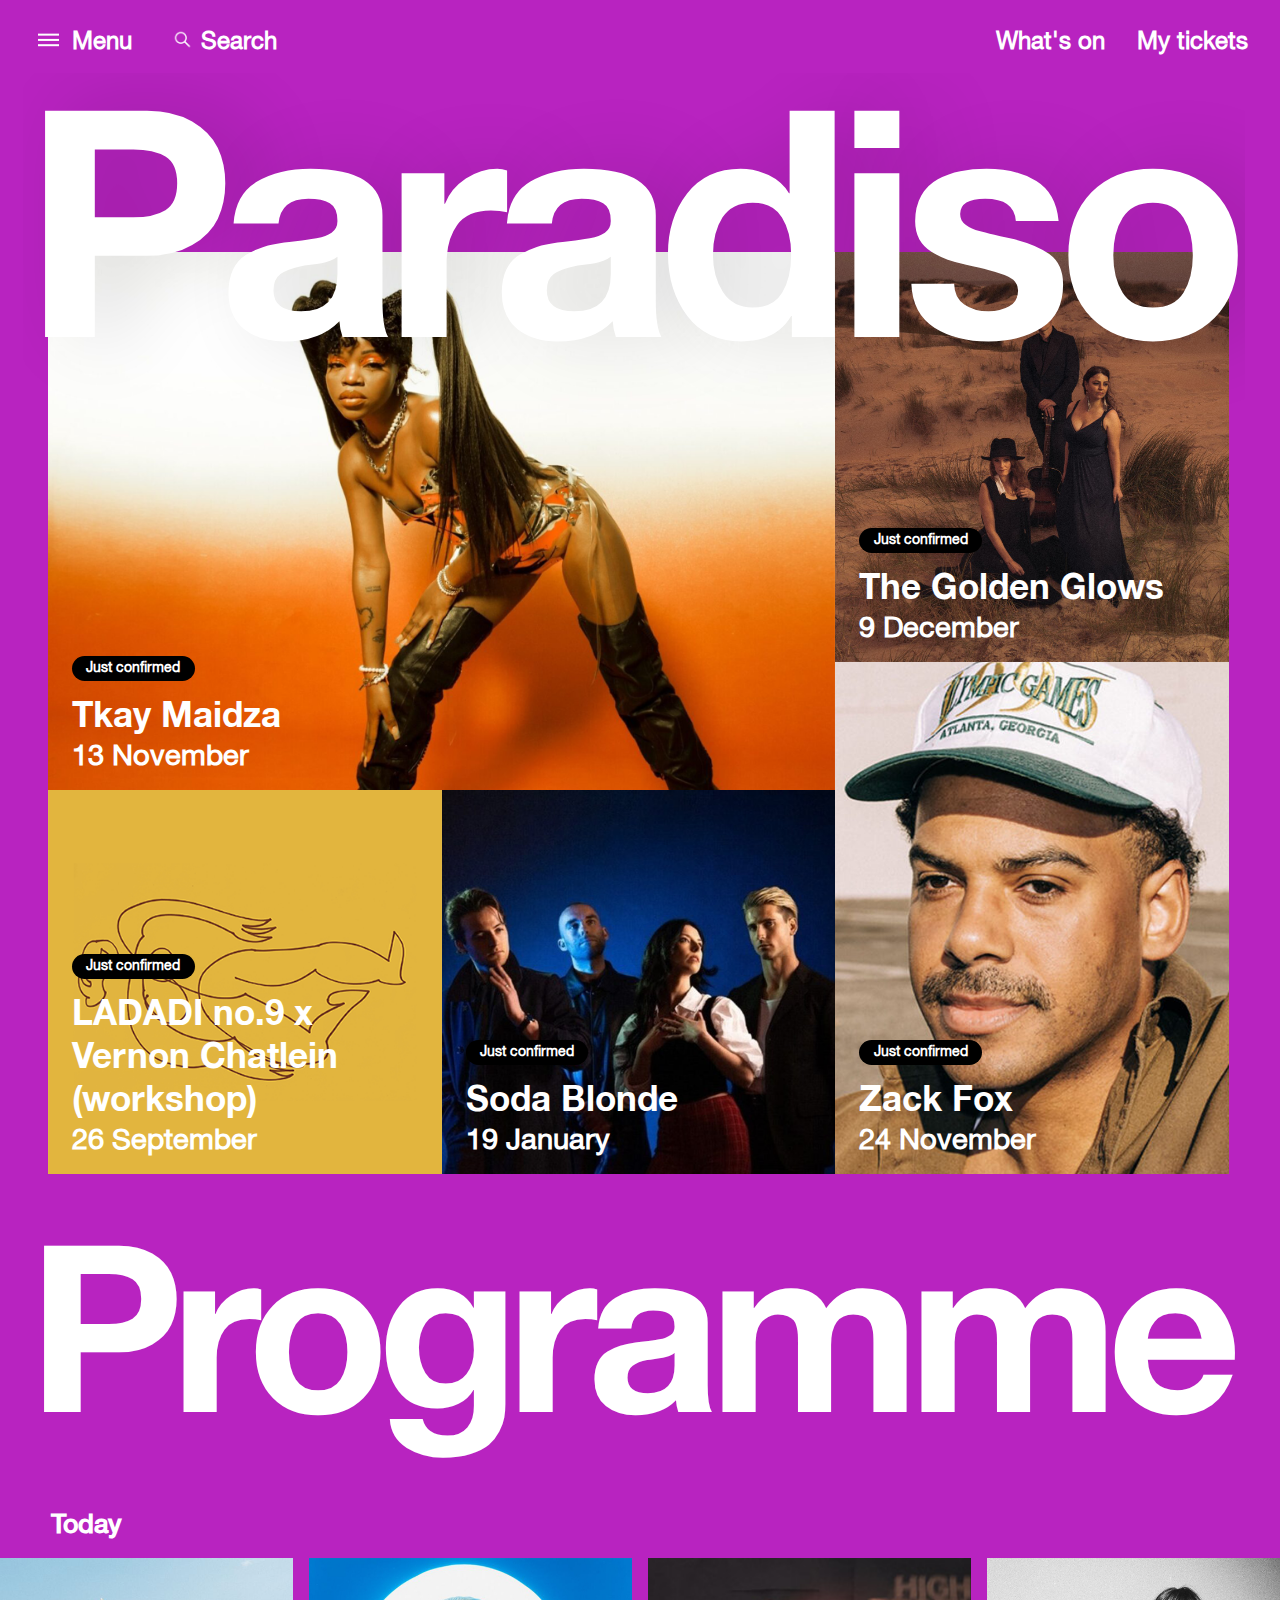
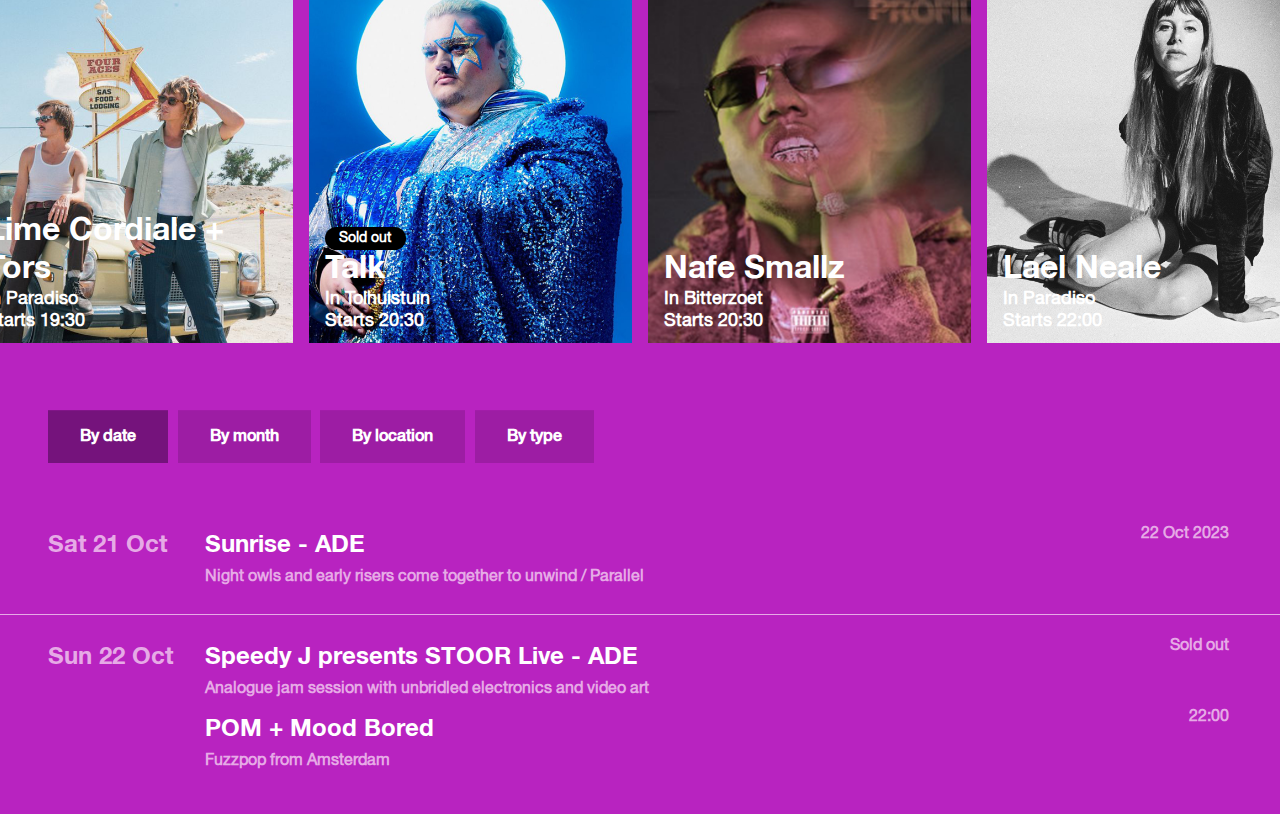
<file: index.html>
<!doctype html>
<html lang="en">

<head>
	<meta charset="UTF-8">
	<meta name="author" content="Lynn van der Hoorn">
	<meta name="viewport" content="width=device-width, initial-scale=1">

	<title>Paradiso</title>

	<link href="./styles/algemeen.css" rel="stylesheet">
	<link href="./styles/style.css" rel="stylesheet">
	<link rel="icon" type="image/svg+xml" href="images/icon.png">
	<link href="https://fonts.googleapis.com/css2?family=Poppins:ital,wght@0,200;0,300;0,700;1,200&display=swap"
		rel="stylesheet">
	<link href="./scripts/script.js" rel="script">
	<script src="https://code.jquery.com/jquery-3.6.0.min.js"></script>
</head>

<body>

	<header>
		<a href="#main">Skip to main content</a>

		<button aria-label="menu" aria-expanded="false">
			<span></span>
			<span></span>
			<span></span>
		
		</button>

		<nav>

			<ul>
				<li><a href="#">What's on</a></li>
				<li><a href="news.html">News</a></li>
				<li><a href="#">My tickets</a></li>
				<li><a href="#">Visit</a></li>
			</ul>

			<ul>
				<li><a href="#">About us</a></li>
				<li><a href="#">Membership</a></li>
				<li><a href="#">Archive</a></li>
				<li><a href="#">Webshop</a></li>
				<li><a href="#">Support us</a></li>
				<li><a href="#">Working at Paradiso</a></li>
				<li><a href="#">Contact & Partners</a></li>
			</ul>

			<ul>
				<li><a href="#"><img src="./images/bassline.webp" alt="">Bassline</a></li>
				<li><a href="#"><img src="./images/clubparadiso.png" alt="Logo of Club Paradiso">Club Paradiso</a></li>
				<li><a href="#"><img src="./images/Indiestad.png" alt="Logo of Indiestad">Indiestad</a></li>
			</ul>

			<ul>
				<li><a href="#"><img src="./images/sugarmountain.jpg" alt="Logo of Sugar Mountain">Sugar Mountain</a>
				</li>
				<li><a href="#"><img src="./images/supersonicjazz.webp" alt="Logo of Super-Sonic Jazz">Super-Sonic
						Jazz</a></li>
				<li><a href="#"><img src="./images/tickettothetropics.webp" alt="Logo of Ticket to the Tropics">Ticket
						to the Tropics</a></li>
			</ul>

			<ul>
				<li><a href="#" aria-label="Paradiso's Tiktok"><img src="./images/tiktok.png" alt=""></a></li>
				<li><a href="#" aria-label="Paradiso's Instagram"><img src="./images/instagram.webp" alt=""></a></li>
				<li><a href="#" aria-label="Paradiso's Spotify"><img src="./images/spotify.png" alt=""></a></li>
				<li><a href="#" aria-label="Paradiso's Youtube"><img src="./images/youtube.png" alt=""></a></li>
			</ul>
<div>
			<ul>
				<li><a href="#" aria-label="Gemeente Amsterdam website"><img src="./images/gemeenteams.png" alt=""></a></li>
				<li><a href="#" aria-label="Heineken website"><img src="./images/heineken.png" alt=""></a></li>
				<li><a href="#" aria-label="Co-founded by the European Union website"><img src="./images/cofoundedeu.png" alt=""></a></li>
			</ul>
			
			<a href="#"><img src="./images/pijltjes.png" alt=""><p>Bekijk in het Nederlands</p></a>
		</div>
		</nav>

		<nav>
			<ul>
				<li><a href="#">Menu</a></li>
				<li>
					<div>
						<button aria-label="Close"><img src="./images/kruisje.png" alt="">Close</button>
					<form action="#" method="get">
					  <input type="text" name="u" placeholder="Search programme or artist">
					  <button type="submit" name="search" aria-label="menu" aria-expanded="false"></button>
					</form>
				  </div>
				  <i><img src="images/searchicon.png" alt="Search icon"></i>
				</li>
				<li><a href="#">Search</a></li>
			</ul>
 			<ul>
				<li><a href="#">What's on</a></li>
				<li><a href="#">My tickets</a></li>
			</ul>
		</nav>

		<h1>Paradiso</h1>
	</header>

	<main id="main">
		<section>
			<h2></h2>

			<article>
				<div>
					<h3>Tkay Maidza</h3>
					<p>Just confirmed</p>
					<p><time datetime="2023-11-13"></time>13 November</p>
				</div>
				<a href="#"><img src="./images/tkaymaidza.png" alt="Picture of singer-songwriter Tkay Maidza"></a>
			</article>

			<article>
				<div>
					<h3>LADADI no.9 x Vernon Chatlein (workshop)</h3>
					<p>Just confirmed</p>
					<p><time datetime="2023-09-26"></time>26 September</p>
				</div>
				<a href="#"><img src="./images/ladadi.png" alt="Picture of abstract art made during a workshop"></a>
			</article>

			<article>
				<div>
					<h3>Soda Blonde</h3>
					<p>Just confirmed</p>
					<p><time datetime="2023-01-19"></time>19 January</p>
				</div>
				<a href="#"><img src="./images/sodablonde.png" alt="Picture of music group Soda Blonde"></a>
			</article>

			<article>
				<div>
					<h3>The Golden Glows</h3>
					<p>Just confirmed</p>
					<p><time datetime="2023-12-09"></time>9 December</p>
				</div>
				<a href="#"><img src="./images/thegoldenglows.png" alt="Picture of musicartist The Golden Glows"></a>
			</article>

			<article>
				<div>
					<h3>Zack Fox</h3>
					<p>Just confirmed</p>
					<p><time datetime="2023-11-24"></time>24 November</p>
				</div>
				<a href="#"><img src="./images/zackfox.png" alt="Picture of stand-upcomedian Zack Fox"></a>
			</article>
		</section>

		<section>
			<h2>Programme</h2>

			<section>
				<h3>Today</h3>

				<ul>
					<li>
						<div>
							<h3>Lime Cordiale + Tors</h3>
							<p>In Paradiso</p>
							<p><time datetime="19:30"></time>Starts 19:30</p>
						</div>
						<a href="#"><img src="./images/limecordiale.png"
								alt="Picture of the band Lime Cordiale + Tors"></a>
					</li>

					<li>
						<div>
							<h3>Talk</h3>
							<p>Sold out</p>
							<p>In Tolhuistuin</p>
							<p><time datetime="20:30"></time>Starts 20:30</p>
						</div>
						<a href="#"><img src="./images/talk.png" alt="Picture of singer-songwriter Talk"></a>
					</li>

					<li>
						<div>
							<h3>Nafe Smallz</h3>
							<p>In Bitterzoet</p>
							<p><time datetime="20:30"></time>Starts 20:30</p>
						</div>
						<a href="#"><img src="./images/nafesmallz.png" alt="Picture of rapper Nafe Smallz"></a>
					</li>

					<li>
						<div>
							<h3>Lael Neale</h3>
							<p>In Paradiso</p>
							<p><time datetime="22:00"></time>Starts 22:00</p>
						</div>
						<a href="#"><img src="./images/laelneale.png" alt="Picture of musician Lael Neale"></a>
					</li>
				</ul>
			</section>

			<section>
				<h3></h3>

				<form>
					<ul>
						<li><button>By date</button></li>
						<li><button>By month</button></li>
						<li><button>By location</button></li>
						<li><button>By type</button></li>
					</ul>
				</form>

				<section>
					<h4><time datetime="2023-10-21">Sat 21 Oct</time></h4>

					<table>
						<tr>
							<td>
								<img src="./images/dots.png" alt="">
							</td>
							<td>
								<h4>Sunrise - ADE</h4>
								<p>Night owls and early risers come together to unwind / Parallel</p>
							</td>
							<td>
								<p><time datetime="2023-10-22">22 Oct 2023</time></p>
							</td>
						</tr>
					</table>
				</section>

				<section>
					<h4><time datetime="2023-10-22">Sun 22 Oct</time></h4>

					<table>
						<tr>
							<td>
								<img src="./images/dots.png" alt="">
							</td>
							<td>
								<h4>Speedy J presents STOOR Live - ADE</h4>
								<p>Analogue jam session with unbridled electronics and video art</p>
							</td>
							<td>
								<p>Sold out</p>
							</td>
						</tr>
					</table>

					<table>
						<tr>
							<td>
								<img src="./images/dots.png" alt="">
							</td>
							<td>
								<h4>POM + Mood Bored</h4>
								<p>Fuzzpop from Amsterdam</p>
							</td>
							<td>
								<p><time datetime="22:00">22:00</time></p>
							</td>
						</tr>
					</table>
				</section>
				
			</section>
		</section>
	</main>

	<script defer src="scripts/script.js"></script>
</body>

</html>
</file>
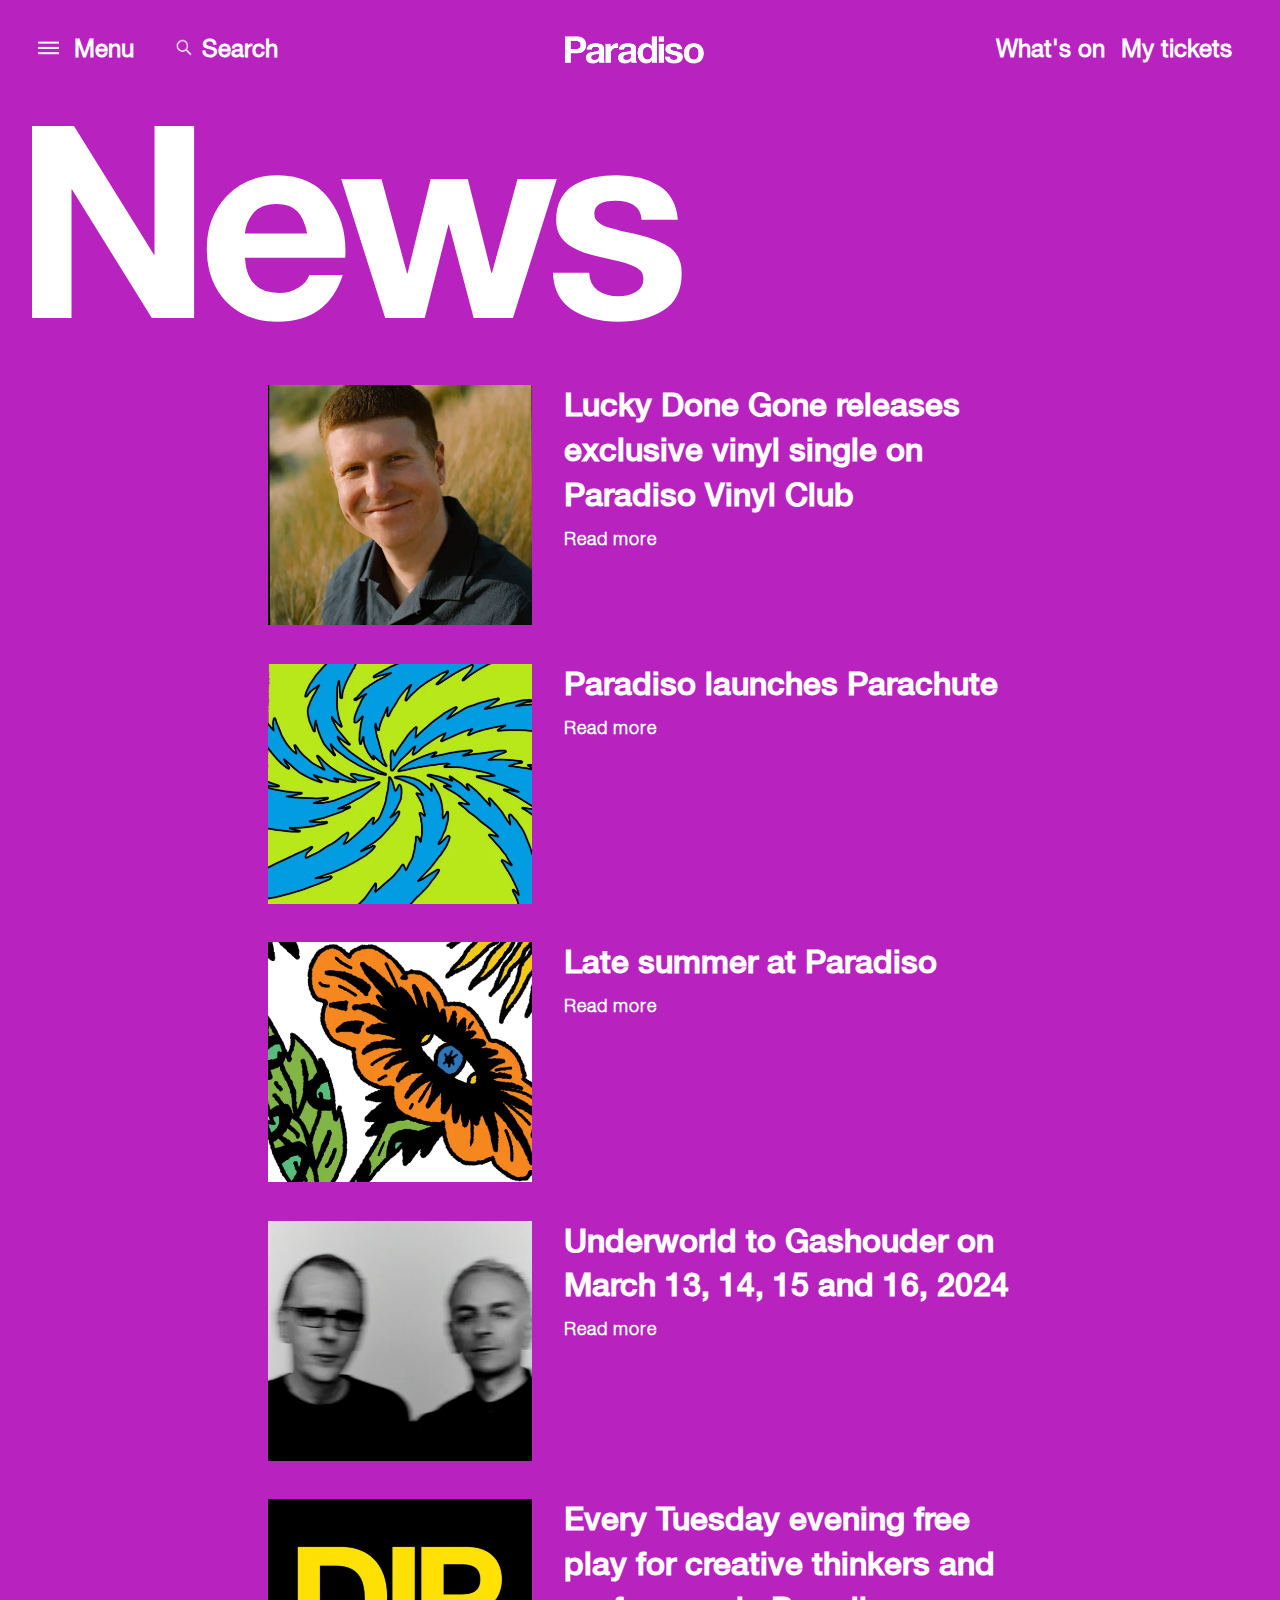
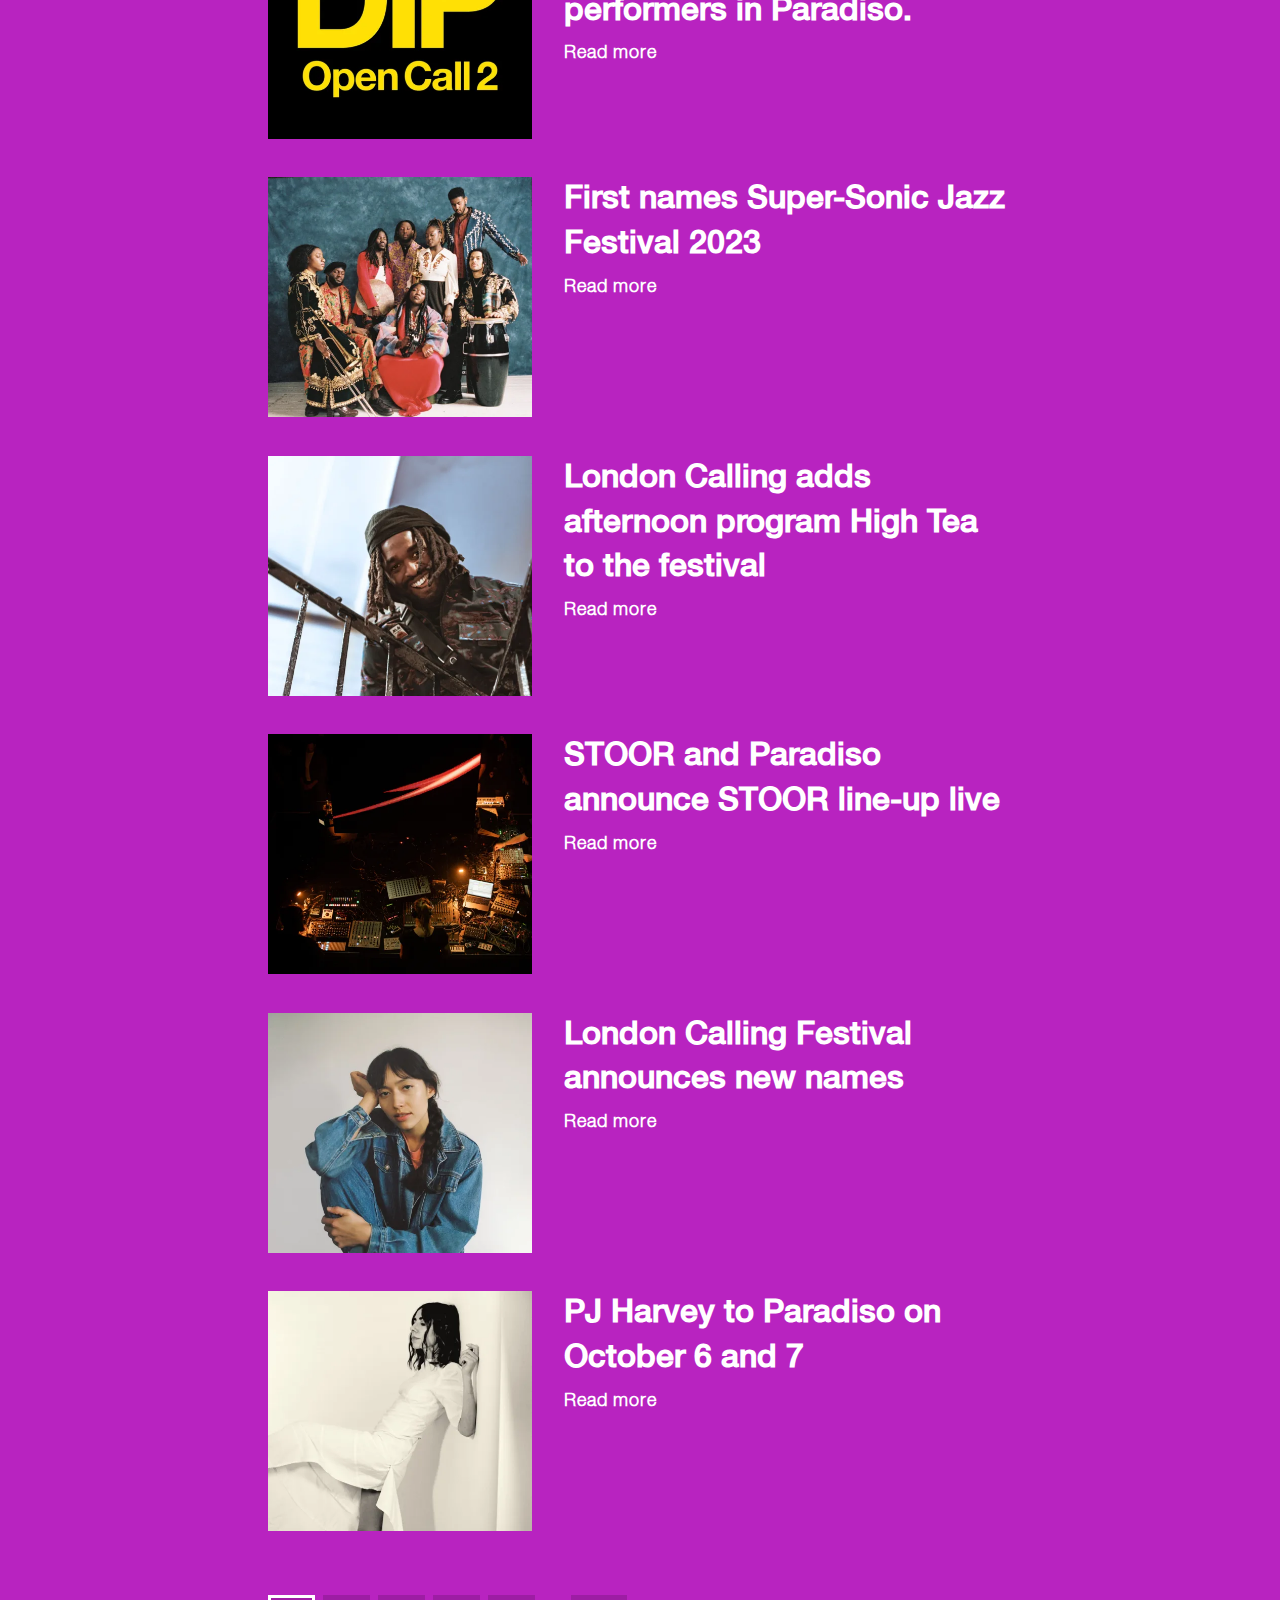
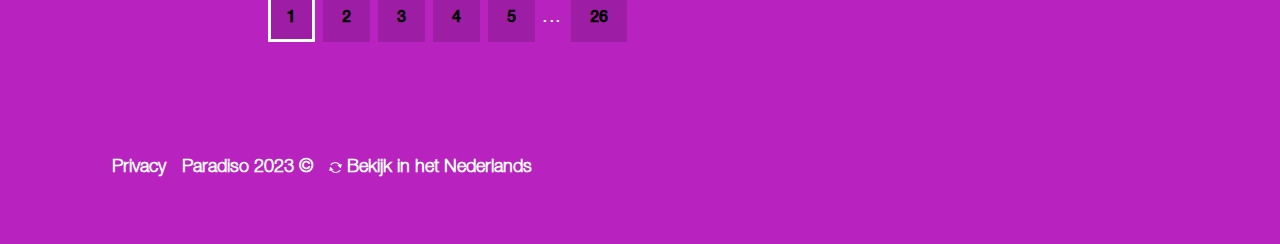
<file: news.html>
<!DOCTYPE html>
<html lang="en">

<head>
    <meta charset="UTF-8">
    <meta name="author" content="Lynn van der Hoorn">
    <meta name="viewport" content="width=device-width, initial-scale=1">

    <title>News | Paradiso</title>

    <link href="./styles/algemeen.css" rel="stylesheet">
    <link href="./styles/news.css" rel="stylesheet">
    <link rel="icon" type="image/svg+xml" href="images/icon.png">
    <link href="https://fonts.googleapis.com/css2?family=Poppins:ital,wght@0,200;0,300;0,700;1,200&display=swap"
        rel="stylesheet">
    <link href="./scripts/script.js" rel="script">
    <script src="https://code.jquery.com/jquery-3.6.0.min.js"></script>
</head>

<body>

    <header>
        <a href="#main">Skip to main content</a>

        <button aria-label="menu" aria-expanded="false">
            <span></span>
            <span></span>
            <span></span>
        </button>

        <nav>
            <ul>
                <li><a href="index.html">What's on</a></li>
                <li><a href="#">News</a></li>
                <li><a href="#">My tickets</a></li>
                <li><a href="#">Visit</a></li>
            </ul>

            <ul>
                <li><a href="#">About us</a></li>
                <li><a href="#">Membership</a></li>
                <li><a href="#">Archive</a></li>
                <li><a href="#">Webshop</a></li>
                <li><a href="#">Support us</a></li>
                <li><a href="#">Working at Paradiso</a></li>
                <li><a href="#">Contact & Partners</a></li>
            </ul>

            <ul>
                <li><a href="#"><img src="./images/bassline.webp" alt="Logo of Bassline">Bassline</a></li>
                <li><a href="#"><img src="./images/clubparadiso.png" alt="Logo of Club Paradiso">Club Paradiso</a></li>
                <li><a href="#"><img src="./images/Indiestad.png" alt="Logo of Indiestad">Indiestad</a></li>
            </ul>

            <ul>
                <li><a href="#"><img src="./images/sugarmountain.jpg" alt="Logo of Sugar Mountain">Sugar Mountain</a>
                </li>
                <li><a href="#"><img src="./images/supersonicjazz.webp" alt="Logo of Super-Sonic Jazz">Super-Sonic
                        Jazz</a></li>
                <li><a href="#"><img src="./images/tickettothetropics.webp" alt="Logo of Ticket to the Tropics">Ticket
                        to the Tropics</a></li>
            </ul>

            <ul>
				<li><a href="#" aria-label="Paradiso's Tiktok"><img src="./images/tiktok.png" alt=""></a></li>
				<li><a href="#" aria-label="Paradiso's Instagram"><img src="./images/instagram.webp" alt=""></a></li>
				<li><a href="#" aria-label="Paradiso's Spotify"><img src="./images/spotify.png" alt=""></a></li>
				<li><a href="#" aria-label="Paradiso's Youtube"><img src="./images/youtube.png" alt=""></a></li>
			</ul>
<div>
			<ul>
				<li><a href="#" aria-label="Gemeente Amsterdam website"><img src="./images/gemeenteams.png" alt=""></a></li>
				<li><a href="#" aria-label="Heineken website"><img src="./images/heineken.png" alt=""></a></li>
				<li><a href="#" aria-label="Co-founded by the European Union website"><img src="./images/cofoundedeu.png" alt=""></a></li>
			</ul>
			
			<a href="#"><img src="./images/pijltjes.png" alt=""><p>Bekijk in het Nederlands</p></a>
		</div>
        </nav>

        <nav>
			<ul>
				<li><a href="#">Menu</a></li>
                <!-- bron: https://codepen.io/3lv3n_snip3r/pen/KdXKYW -->
				<li>
					<div>
						<button aria-label="Close"><img src="./images/kruisje.png" alt="">Close</button>
					<form action="#" method="get">
					  <input type="text" name="u" placeholder="Search programme or artist">
					  <button type="submit" name="search" aria-label="menu" aria-expanded="false"></button>
					</form>
				  </div>
				  <i><img src="images/searchicon.png" alt="Search icon"></i>
				</li>
				<li><a href="#">Search</a></li>
			</ul>

            <ul>
                <li><a href="index.html"><img src="./images/logo.png" alt="Logo of Paradiso"></a></li>
            </ul>

 			<ul>
				<li><a href="#">What's on</a></li>
				<li><a href="#">My tickets</a></li>
			</ul>
		</nav>

        <h1>News</h1>
    </header>

    <main>
        <section>
            <h2></h2>

            <ul>
                <li><a href="#">
                        <div>
                            <h3>Lucky Done Gone releases exclusive vinyl single on Paradiso Vinyl Club</h3>
                            <p>Read more</p>
                        </div>
                        <img src="./images/luckydone.webp" alt="Picture of Lucky Done">
                    </a>
                </li>

                <li><a href="#">
                        <div>
                            <h3>Paradiso launches Parachute</h3>
                            <p>Read more</p>
                        </div>
                        <img src="./images/parachute.webp" alt="Picture of illustration cover Parachute">
                    </a>
                </li>

                <li><a href="#">
                        <div>
                            <h3>Late summer at Paradiso</h3>
                            <p>Read more</p>
                        </div>
                        <img src="./images/nazomeren.webp" alt="Picture of a flower illustration">
                    </a>
                </li>

                <li><a href="#">
                        <div>
                            <h3>Underworld to Gashouder on March 13, 14, 15 and 16, 2024</h3>
                            <p>Read more</p>
                        </div>
                        <img src="./images/underworld.webp" alt="Picture of the band Underworld">
                    </a>
                </li>

                <li><a href="#">
                        <div>
                            <h3>Every Tuesday evening free play for creative thinkers and performers in Paradiso.</h3>
                            <p>Read more</p>
                        </div>
                        <img src="./images/dip.webp" alt="Picture of Dip Open call logo">
                    </a>
                </li>

                <li><a href="#">
                        <div>
                            <h3>First names Super-Sonic Jazz Festival 2023</h3>
                            <p>Read more</p>
                        </div>
                        <img src="./images/jazzfestival.webp" alt="Picture of the band Kokoroko">
                    </a>
                </li>

                <li><a href="#">
                        <div>
                            <h3>London Calling adds afternoon program High Tea to the festival</h3>
                            <p>Read more</p>
                        </div>
                        <img src="./images/londoncalling.webp" alt="Picture of musicartist Hak Baker">
                    </a>
                </li>

                <li><a href="#">
                        <div>
                            <h3>STOOR and Paradiso announce STOOR line-up live</h3>
                            <p>Read more</p>
                        </div>
                        <img src="./images/stoor.webp" alt="Picture of light and sound area">
                    </a>
                </li>

                <li><a href="#">
                        <div>
                            <h3>London Calling Festival announces new names</h3>
                            <p>Read more</p>
                        </div>
                        <img src="./images/londonfestival.webp" alt="Picture of singer-songwriter Fazerhaze">
                    </a>
                </li>

                <li>
                    <a href="#">
                        <div>
                            <h3>PJ Harvey to Paradiso on October 6 and 7</h3>
                            <p>Read more</p>
                        </div>
                        <img src="./images/pjharvey.webp" alt="Picture of guitarist and singer-songwriter PJ Harvey">
                    </a>
                </li>
            </ul>
        
            <nav>
                <ul>
                    <li><a href="#" aria-label="Click here to go to the first page">1</a></li>
                    <li><a href="#" aria-label="Click here to go to the second page">2</a></li>
                    <li><a href="#" aria-label="Click here to go to the third page">3</a></li>
                    <li><a href="#" aria-label="Click here to go to the fourth page">4</a></li>
                    <li><a href="#" aria-label="Click here to go to the fifth page">5</a></li>
                    <li>...</li>
                    <li><a href="#" aria-label="Click here to go to the twenty-sixth page">26</a></li>
                </ul>
            </nav>
            
        </section>

    </main>

    <footer>

            <ul>
                <li>
                    <a href="#"><p>Privacy</p></a>
                </li>
                <li>
                    <p>Paradiso 2023 ©</p>
                </li>
                <li>
                    <a href="#"><img src="./images/pijltjeswit.png" alt=""><p>Bekijk in het Nederlands</p></a>
                </li>
            </ul>

    </footer>
    <script defer src="scripts/script.js"></script>
</body>

</html>
</file>
<file: styles/algemeen.css>
@font-face {
    font-family: 'paradiso-bold';
    src: url(../fonts/paradiso-bold.woff2) format('woff2');
    font-weight: bold;
}

@font-face {
    font-family: 'paradiso-lighter';
    src: url(../fonts/paradiso-3.woff2) format('woff2');
    font-weight: normal;
}

@font-face {
    font-family: 'paradiso-light';
    src: url(../fonts/paradiso-4.woff2) format('woff2');
    font-weight: normal;
}

@font-face {
    font-family: 'paradiso-normal';
    src: url(../fonts/paradiso-normal.woff2) format('woff2');
    font-weight: normal;
}



/**************/
/* CSS REMEDY */
/**************/

*,
*::after,
*::before {
    box-sizing: border-box;
    font-family: var(--font-family);
    font-weight: bold;
}


/*********************/
/* CUSTOM PROPERTIES */
/*********************/
:root {
    --color-text: #ffff;
    --black-color-text: #000000;
    --color-background: rgba(184, 35, 192, 255);
    --dark-color-background: rgba(117, 19, 124, 215);
    --light-color-background: rgba(157, 29, 164, 255);
    --lighter-color-background: rgba(230, 170, 230, 255);
    --black-color-background: #000000;
    --font-family: 'paradiso-bold';
    --normal-font-family: 'paradiso-normal';
    --light-font-family: 'paradiso-light';
    --lighter-font-family: 'paradiso-lighter';
    --color-border: #ffff;
    --white-color-underline: #ffff;
    --color-underline: #000000;
    --small-font-size: small;
    --medium-font-size: medium;
    --large-font-size: large;
    --x-large-font-size: x-large;
    --xx-large-font-size: xx-large;
    --text-shadow: 0.1em 0.1em 0.25em rgba(0, 0, 0, 0.15);
}


/****************/
/* JOUW STYLING */
/****************/

body {
    background-color: var(--color-background);
    color: var(--color-text);
    margin: 0;
    padding: 0;
}


/**********/
/* HEADER */
/**********/

a[href="#main"]:link {
    position: absolute;
    left: 0em;
    top: auto;
    width: 1em;
    height: 1em;
    overflow: hidden;
  }
  
  
  a[href="#main"]:link:focus {
    position: static;
    width: auto;
    height: auto;
  }


header a[href="#main"] {
    visibility: hidden;
    position: absolute;
}

header a[href="#main"]:focus {
    visibility: visible;
    position: static;
}


header {
    padding: 0 0.6em;
    gap: 1em;
    white-space: nowrap;
    margin: 0;
}

@media (min-width: 40em) {
    header {
        padding: 0.5em 2em 0 2em;
    }
}


header>a {
    z-index: 100;
}

header>button {
    z-index: 100;
}




/*****************/
/* HAMBURGERMENU */
/*****************/

main>button {
    border: none;
    font-family: inherit;
    font-size: 2em;
}

main>button {
    border: none;
    font-family: inherit;
}

button {
    display: grid;
    place-items: center;
    border: none;
    background-color: transparent;
    border-radius: 0;
    font-size: 1.1em;
    position: relative;
    transform: translateY(3em);
}

button span {
    grid-row-start: 1;
    grid-column-start: 1;
    width: 1.2em;
    height: .1em;
    background-color: white;
    transition-duration: .5s;
}

button span:nth-of-type(1) {
    transform: translateY(-.3em);
}

button span:nth-of-type(3) {
    transform: translateY(.3em);
}



/*************/
/* MENU OPEN */
/*************/

button[aria-expanded="true"] span:nth-of-type(1) {
    transform: rotate(45deg) scalex(1.0);
    background-color: black;
    z-index: 100;
}

button[aria-expanded="true"] span:nth-of-type(2) {
    opacity: 0;
    background-color: white;
}

button[aria-expanded="true"] span:nth-of-type(3) {
    transform: rotate(-45deg) scalex(1.0);
    background-color: black;
    z-index: 100;
}

button[aria-expanded="true"] p {
    margin: 0;
    z-index: 100;
}

button[aria-expanded="false"] p {
    display: none;
}



/**********/
/* 1E NAV */
/**********/

header nav:first-of-type {
    position: absolute;
    inset: 0;
    transform: translateY(-100%);
    transition: .5s;
    background-color: var(--color-text);
    padding-top: 3em;
    z-index: 10;
    overflow: auto;
    grid-template-columns: 1fr;
}

@media (min-width: 40em) {
    header nav:first-of-type {
        display: grid;
        grid-template-columns: 1fr 1fr;
        gap: 1.3em;
        padding-top: 8em;
    }
}

header nav:first-of-type ul {
    padding-top: 0.8em;
    padding-left: 1em;
}

@media (min-width: 40em) {
    header nav:first-of-type ul {
        padding-left: 3em;
    }
}

header nav.open {
    transform: translateX(0%);
}




header nav:first-of-type ul:first-of-type {
    display: flex;
    flex-direction: column;
}

header nav:first-of-type > ul:first-of-type li a {
    position: relative;
    text-decoration: none;
    color: var(--black-color-text);
    font-size: 3em;
    letter-spacing: -0.05em;
}

@media (min-width: 40em) {
    header nav:first-of-type > ul:first-of-type li a {
        font-size: 4em;
    }
}

header nav:first-of-type ul:nth-of-type(2) {
    display: flex;
    flex-direction: column;
    gap: 1em;
    justify-content: center;
}

header nav:first-of-type ul:nth-of-type(2) li a {
    position: relative;
    color: var(--black-color-text);
    text-decoration: none;
    font-size: var(--large-font-size);
    font-family: var(--normal-font-family);
}



header nav:first-of-type > ul:first-of-type li a::after,
header nav:first-of-type ul:nth-of-type(2) li a::after {
    content: '';
    position: absolute;
    background-color: var(--color-underline);
    height: 0.05em;
    width: 0;
    bottom: 0.05em;
    left: 0;
    transition: width 0.25s ease-out;
}

header nav:first-of-type ul:nth-of-type(2) li a::after {
    height: 0.1em;
    bottom: 0.01em;
}

header nav:first-of-type ul:first-of-type li a:hover::after,
header nav:first-of-type ul:nth-of-type(2) li a:hover::after {
    width: 100%;
}


header nav:first-of-type ul:nth-of-type(3),
header nav:first-of-type ul:nth-of-type(4) {
    display: flex;
    flex-direction: column;
    gap: 1em;
}

header nav:first-of-type ul:nth-of-type(3) {
    margin-bottom: 0;
}


header nav:first-of-type ul:nth-of-type(3) li a,
header nav:first-of-type ul:nth-of-type(4) li a {
    position: relative;
    color: var(--black-color-text);
    text-decoration: none;
    font-size: var(--large-font-size);
    display: flex;
    align-items: center;
    gap: 1em;
    font-family: var(--normal-font-family);
}

@media (min-width: 40em) {

    header nav:first-of-type ul:nth-of-type(2) li a,
    header nav:first-of-type ul:nth-of-type(3) li a,
    header nav:first-of-type ul:nth-of-type(4) li a {
        font-size: var(--x-large-font-size);
    }
}

header nav:first-of-type ul:nth-of-type(3) li img,
header nav:first-of-type ul:nth-of-type(4) li img {
    width: 2em;
    border-radius: 80%;
}

header nav:first-of-type ul:nth-of-type(5){
    display: flex;
    gap: 2em;
    padding-top: 4em;
}

@media (min-width: 40em) {
header nav:first-of-type ul:nth-of-type(5){
   padding-top: 0;
}
}

header nav:first-of-type div ul {
    display: flex;
    gap: 1em;
    padding-left: 0;
}

header nav:first-of-type ul:nth-of-type(5) li img {
    width: 1.3em;
}

header nav:first-of-type ul:nth-of-type(6) li a {
    display: flex;
}

header nav:first-of-type div ul li:nth-of-type(1) img,
header nav:first-of-type div ul li:nth-of-type(2) img {
    width: 5em;
}

header nav:first-of-type div ul li:nth-of-type(3) img {
    width: 9em;
}

header nav:first-of-type ul:nth-of-type(5) li img:hover,
header nav:first-of-type div ul li img:hover {
    opacity: 50%;
}

header nav:first-of-type ul:nth-last-child(-n+2) {
    flex-direction: row;
}

@media (min-width: 40em) {         
    header nav:first-of-type div ul li:nth-of-type(1) img,
    header nav:first-of-type div ul li:nth-of-type(2) img {
        width: 6em;
    }                                 
                                                   
    header nav:first-of-type div ul li:nth-of-type(3) img {
        width: 10em;
    }
    header nav:first-of-type div {
        display: flex;
        align-items: center;
        gap: 6em;
    }
}

header nav:first-of-type a {
    text-decoration: none;
    grid-column-start: 2;
    margin: 0;
}

header nav:first-of-type a p {
    color: var(--black-color-text);
    font-size: var(--medium-font-size);
    font-family: var(--light-font-family);
}

@media (min-width: 40em) {
header nav:first-of-type a p {
    position: relative;
    grid-column-start: 2;
     display: flex;
    justify-content: flex-end;

}
}

header nav:first-of-type a p:hover {
    text-decoration: underline;
}

header nav:first-of-type img:last-of-type {
    width:0.8em;
}

header nav:first-of-type div a:last-of-type {
    display: flex;
    gap: 0.3em;
    align-items: center;
    padding-left: 1em;
}

@media (min-width: 40em) {
    header nav:first-of-type div a:last-of-type {
        padding-left: 0;
    }
}

header nav:last-of-type div button:first-child img {
    width: 0.7em;
}

header nav:first-of-type button:first-child, header nav:last-of-type div button:first-child {
    display: none;
}

.menu-open header nav:last-of-type div button:first-child {
    display: block;
    z-index: 200;
    transform: translateX(-6.5em);
    display: flex;
    gap: 0.7em;
    color: var(--color-text);
   font-family: var(--light-font-family);
   font-size: var(--large-font-size);
   margin: 0;
}

@media (min-width: 40em) {
.menu-open header nav:last-of-type div button:first-child {
    transform: translateX(-4.5em);
    font-size: var(--x-large-font-size);
}
}

header nav:last-of-type img {
	width: 1.3em;
}

header nav:last-of-type ul:first-child li:last-child , header nav:last-of-type ul:last-child li:first-child {
	display: none;
}

@media (min-width: 40em) {
	header nav:last-of-type ul:first-child li:last-child, header nav:last-of-type ul:last-child li:first-child {
		display: block;
	}

    header nav:last-of-type ul :not(div:last-child) {
       gap: 2em;
    }

    header nav:last-of-type ul:first-of-type {
gap: 0.5em;
    }
}






/**************/
/* SEARCHBALK */
/**************/

nav ul li {
    display: flex;
    align-items: center;
}

nav form {
    display: none;
    position: fixed;
    top: 0;
    left: 0;
    width: 100vw;
    height: 100vh;
    background-color: var(--light-color-background);
    padding: 11vh 0em 0 1em;
    box-shadow: 0 2px 5px rgba(0, 0, 0, 0.2);
    z-index: 1000;
    animation: slideIn 0.5s ease-in-out;
}

@media (min-width: 40em) {
    nav form {
        padding: 21vh 2em 0 2em;
    }
}


@keyframes slideIn {
    from {
        transform: translateY(-100%);
    }
    to {
        transform: translateY(0);
    }
}

nav form input {
    width: calc(100% - 20px);
    background: transparent;
    border: none;
    border-bottom: 0.03em solid white;
    font-size: 1.2em;
    color: white;
    outline: none;
}

@media (min-width: 40em) {
    nav form input {
    font-size: 2.5em;
    }
}

nav form input::placeholder {
    color: var(--lighter-color-background);
}

nav form button {
    display: none;
}

header nav:last-of-type img {
    cursor: pointer;
    transition: 500ms ease all;
}

.menu-open nav form {
    display: block;
    z-index: 100;
}

body.menu-open {
    overflow: hidden;
}

/* bron: https://codepen.io/3lv3n_snip3r/pen/KdXKYW */
</file>
<file: styles/style.css>
@font-face {
	font-family: 'paradiso-bold';
	src: url(../fonts/paradiso-bold.woff2) format('woff2');
	font-weight: bold;
}

@font-face {
	font-family: 'paradiso-lighter';
	src: url(../fonts/paradiso-3.woff2) format('woff2');
	font-weight: normal;
}

@font-face {
	font-family: 'paradiso-light';
	src: url(../fonts/paradiso-4.woff2) format('woff2');
	font-weight: normal;
}

@font-face {
	font-family: 'paradiso-normal';
	src: url(../fonts/paradiso-normal.woff2) format('woff2');
	font-weight: normal;
}



/**************/
/* CSS REMEDY */
/**************/

*,
*::after,
*::before {
	box-sizing: border-box;
	font-family: var(--font-family);
	font-weight: bold;
}



/*********************/
/* CUSTOM PROPERTIES */
/*********************/
:root {
	--color-text: #ffff;
	--black-color-text: #000000;
	--color-background: rgba(184, 35, 192, 255);
	--dark-color-background: rgba(117, 19, 124, 215);
	--light-color-background: rgba(157, 29, 164, 255);
	--lighter-color-background: rgba(230, 170, 230, 255);
	--black-color-background: #000000;
	--font-family: 'paradiso-bold';
	--normal-font-family: 'paradiso-normal';
	--light-font-family: 'paradiso-light';
	--lighter-font-family: 'paradiso-lighter';
	--color-border: #ffff;
	--white-color-underline: #ffff;
	--color-underline: #000000;
	--small-font-size: small;
	--medium-font-size: medium;
	--large-font-size: large;
	--x-large-font-size: x-large;
	--xx-large-font-size: xx-large;
	--text-shadow: 0.1em 0 0.25em rgba(0, 0, 0, 0.15);
}



/***********/
/* STYLING */
/***********/

body {
	background-color: var(--color-background);
	color: var(--color-text);
	margin: 0;
	padding: 0;
}



/***************/
/*** NAV BAR ***/
/***************/

header nav:last-of-type {
	display: flex;
	justify-content: space-between;
}

header nav:last-of-type ul:first-child {
	display: flex;
}

header nav:last-of-type ul:nth-child(2) {
	display: flex;
	align-items: flex-start;
}

header nav:last-of-type ul a {
	font-family: var(--light-font-family);
}

header nav:last-of-type ul li a {
	color: var(--color-text);
	text-decoration: none;
	font-size: var(--large-font-size);
}

header nav:last-of-type ul {
	gap: 1em;
	list-style-type: none;
}

button {
	transform: translateY(1.6em);
}

@media (min-width: 40em) {
	header nav:last-of-type ul {
		gap: 2em;
	}

	header nav:last-of-type ul li a {
		font-size: var(--x-large-font-size);
	}

	header nav:last-of-type ul div:last-of-type {
		gap:0;
	}

	button {
		transform: none;
		transform: translateY(1.7em);
	}
}

header {
	margin-top: 0;
}





h1 {
	position: absolute;
	margin: 0;
	white-space: nowrap;
	z-index: 5;
	overflow: hidden;
	text-shadow: var(--text-shadow);
	letter-spacing: -0.05em;
	left: 0;
	right: 0;
	font-size: 38vw;
	line-height: 0.9em;
}

@media (min-width: 60em) {
	h1 {
		left: 1.45rem;
		right: 2.2rem;
		line-height: 1.1em;
		font-size: 24.75vw;
	}
}





/****************/
/* 1E SECTION */
/****************/

main>section:first-of-type {
	grid-template-columns: repeat(3, 1fr);
	grid-gap: 0;
	grid-template-rows: 32vw 10vw 30vw;
	display: block;
	padding: 14.5vw 0.85em 2em 0.85em;
}

@media (min-width: 60em) {
	main>section:first-of-type {
		display: grid;
		padding: 14vw 3.2em 2em 3em;
	}
}

main>section:first-of-type article:first-of-type {
	grid-row-start: 1;
	grid-column: span 2;
	position: relative;
	grid-column-end: 3;
	grid-row-end: 3;
}

main>section:first-of-type article:nth-of-type(2) {
	grid-column-start: 1;
	grid-column-end: 2;
	grid-row-start: 3;
	grid-row-end: 4;
	position: relative;
}

main>section:first-of-type article:nth-of-type(3) {
	grid-column-start: 2;
	grid-column-end: 3;
	grid-row-start: 3;
	grid-row-end: 4;
	position: relative;
}

main>section:first-of-type article:nth-of-type(4) {
	grid-column-start: 3;
	grid-column-end: 4;
	grid-row-start: 1;
	position: relative;
}

main>section:first-of-type article:last-of-type {
	grid-column-start: 3;
	grid-column-end: 4;
	grid-row-start: 2;
	grid-row-end: 4;
	position: relative;
}

main>section:first-of-type article img {
	position: relative;
	width: 100%;
	height: 100%;
	object-fit: cover;
	padding-top: 1em;
	transition: transform 0.5s ease;
}

@media (min-width: 40em) {
	main>section:first-of-type article img {
		max-height: 100%;
		padding-top: 0;
		transform: scale(1);
	}
	main>section:first-of-type article img:hover {
	transform: scale(1.05);
}
}

main>section:first-of-type div {
	display: flex;
	position: absolute;
	flex-direction: column;
	justify-content: flex-end;
	align-items: flex-start;
	bottom: 1em;
	left: 1.5em;
	right: 1.5em;
	font-family: var(--light-font-family);
	z-index: 1;
}

main>section:first-of-type div h3 {
	font-size: 2.2em;
	margin: 0;
	order: 3;
}

main>section:first-of-type div p {
	font-size: var(--large-font-size);
	font-family: var(--light-font-family);
	order: 1;
}

main>section:first-of-type p:first-of-type {
	font-size: 0.9em;
	border-radius: 2em;
	background-color: var(--black-color-background);
	padding: 0.3em 1em 0.3em 1em;
	font-family: var(--light-font-family);
	order: 2;
}

main>section:first-of-type p:last-of-type {
	font-size: 1.8em;
	margin: 0;
	order: 4;
}





/************************/
/* IMAGES 1E/2E SECTION */
/************************/

section article,
section:nth-of-type(2) ul li {
	overflow: hidden;
}

section:nth-of-type(2) ul li img {
	transition: transform 0.5s ease;
	transform-origin: center bottom;
}

section:nth-of-type(2) ul li img:hover {
	transform: scale(1.05);
}


.menu-open header nav:last-of-type div button:first-child {
    transform: translateX(-5.5em);
}


h2:last-of-type {
	font-size: 18.2vw;
	position: relative;
	margin: 0;
	z-index: 1;
	overflow: hidden;
	text-indent: 0.12em;
	white-space: nowrap;
	letter-spacing: -0.05em;
	font-size: 9em;
	text-indent: 0.02em;
}

@media (min-width: 40em) {
	h2:last-of-type {
		font-size: 18.2vw;
		text-indent: 0.12em;
	}
}





/****************/
/* 2E SECTION */
/****************/

section:nth-of-type(2) section:first-of-type>h3 {
	margin-bottom: 0;
	font-family: var(--normal-font-family);
	font-size: 1.5em;
	text-indent: 0.6em;
}

@media (min-width: 40em) {
	section:nth-of-type(2) section:first-of-type>h3 {
		font-size: 1.5em;
		text-indent: 2em;
		font-size: 1.6em;
	}
}



section:nth-of-type(2)>section:first-of-type img {
	max-width: 20.2em;
}

@media (min-width: 65em) {
	section:nth-of-type(2)>section:first-of-type li img {
		width: 18em;
	}
}

@media (min-width: 75em) {
	section:nth-of-type(2)>section:first-of-type li img {
		width: 16em;
	}
}

@media (min-width: 85em) {
	section:nth-of-type(2)>section:first-of-type li img {
		width: 14em;
	}
}

@media (min-width: 60em) {
	section:nth-of-type(2)>section:first-of-type li img {
		width: 28em;
	}
}

section:nth-of-type(2)>section:first-of-type ul {
	display: flex;
		flex-wrap: nowrap;
		justify-content: flex-start;
		overflow-x: scroll;
		gap: 1em;
		padding-left: 1em;
}

@media (min-width: 40em) {
	section:nth-of-type(2)>section:first-of-type ul {
		gap: 1em;
	display: flex;
	justify-content: center;
	list-style: none;
	padding: 0;
	}
}

/* bron: https://www.w3schools.com/howto/howto_css_custom_scrollbar.asp */

section:nth-of-type(2)>section:first-of-type ul li,
section:first-of-type article {
	flex: 0 0 auto;
	position: relative;
	overflow: hidden;
}

section:nth-of-type(2)>section:first-of-type ul div {
	display: flex;
	flex-direction: column;
	justify-content: flex-end;
	align-items: flex-start;
	position: absolute;
	bottom: 1em;
	left: 1em;
	right: 1em;
	font-family: var(--light-font-family);
	z-index: 10;
}

section:nth-of-type(2)>section:first-of-type ul h3 {
	font-size: 2em;
	margin: 0;
}

section:nth-of-type(2)>section:first-of-type ul div p {
	font-size: var(--large-font-size);
	font-family: var(--light-font-family);
	margin: 0;
}

section:nth-of-type(2)>section:first-of-type li:nth-of-type(2) p:first-of-type {
	font-size: 0.9em;
	border-radius: 2em;
	background-color: var(--black-color-background);
	padding: 0.2em 1em 0.2em 1em;
	font-family: var(--light-font-family);
	order: -1;
}

section:nth-of-type(2)>section:first-of-type li:nth-of-type(2) div:nth-of-type(2) {
	display: flex;
}

section:nth-of-type(2)>section:first-of-type li:nth-of-type(2) div:nth-of-type(2) h3 {
	order: 1;
}

section:nth-of-type(2)>section:first-of-type li:nth-of-type(2) div:nth-of-type(2) p:first-of-type {
	order: 2;
}

section:nth-of-type(2)>section:first-of-type li:nth-of-type(2) div:nth-of-type(2) p:last-of-type {
	order: 3;
}





/**************/
/* 3E SECTION */
/**************/

main form ul {
	text-indent: 3em;
	display: flex;
	justify-content: flex-start;
	list-style: none;
	padding: 0.8em;
	gap: 0.3em;
}

@media (min-width: 40em) {
	main form ul {
		padding: 1em 0 2.5em 3em;
		gap: 0.6em;
	}
}

main form ul li button {
	position: relative;
	font-family: var(--normal-font-family);
	display: flex;
}

main form ul button {
	background-color: var(--light-color-background);
	color: var(--color-text);
	border: none;
	padding: 0.8em 1em 2.2em;
	font-size: 0.8em;
}

@media (min-width: 40em) {
	main form ul button {
		padding: 1.1em 2em 2.7em;
		font-size: var(--medium-font-size);
	}
}

main form ul li:first-of-type button {
	background-color: var(--dark-color-background);
}

main form ul button:hover {
	background-color: var(--dark-color-background);
}



section:last-of-type>section:last-child section {
	padding: 0 0.8em;
}

@media (min-width: 65em) {
	section:last-of-type>section:last-child section {
		display: grid;
		grid-template-columns: 12vw 1fr;
		padding: 0 3em 1.5em 3em;
	}

	section:last-of-type>section:last-child section:last-child {
		padding: 1em 3em 1.5em 3em;
		border-top: 0.03em solid var(--lighter-color-background);
	}
}

section:nth-of-type(2) h4 {
	font-size: var(--medium-font-size);
	margin: 0;
	padding: 0.3em 0 0.3em 0;
}

@media (min-width: 65em) {
	section:nth-of-type(2) h4 {
		font-size: var(--x-large-font-size);
	}
}

section:nth-of-type(2) section:first-of-type>h4,
section:nth-of-type(2) section:nth-of-type(2)>h4 {
	font-size: var(--xx-large-font-size);
	padding: 1em 0 0 0;
}

@media (min-width: 65em) {

	section:nth-of-type(2) section:first-of-type>h4,
	section:nth-of-type(2) section:nth-of-type(2)>h4 {
		font-size: var(--x-large-font-size);
		padding: 0.5em 0 0 0;
		color: var(--lighter-color-background);
	}
}





/*****************/
/* TABLE ELEMENT */
/*****************/

table {
	width: 100%;
}

table tr td p:first-of-type {
	overflow: hidden;
	text-overflow: ellipsis;
	max-width: 10vw;
}

table td:nth-child(2) {
grid-column-start: 1;
grid-column-end: 2;
}

table td:last-child {
	text-align: right;
}

table p,
table p time {
	font-size: var(--small-font-size);
	font-family: var(--light-font-family);
	color: var(--lighter-color-background);
	margin: 0;
	padding: 0 0 0.4em 0;
	display: inline;
}

@media (min-width: 65em) {

	table p,
	table p time {
		font-size: var(--medium-font-size);
	}
}

table:hover p,
table:hover p time {
	color: var(--white-color-background);
}

table:nth-of-type(2) {
	border-top: 0.03em solid var(--lighter-color-background);
	padding: 0.3em 0 2em 0;
}

@media (min-width: 65em) {
	table:nth-of-type(2) {
		border: none;
		padding: 0 0 1em 0;
	}
}

tr {
	display: grid;
	grid-template-columns: 1fr 25vw;
}

@media (min-width: 65em) {
	section:last-of-type>section table {
		grid-column-start: 2;
		grid-column-end: 3;
	}
}

table img {
	display: none;	
}

@media (min-width: 65em) {
table td {
	transition: padding-left 0.2s ease-in-out;
  }

  table td:hover {
	padding-left: 2.5em;
  }

table img {
	display: none;
	position: absolute;
	width: 1.5em;
	padding-top: 2em;
  }

  table:hover img {
	display: block;
  }
}
</file>
<file: styles/news.css>
@font-face {
    font-family: 'paradiso-bold';
    src: url(../fonts/paradiso-bold.woff2) format('woff2');
    font-weight: bold;
}

@font-face {
    font-family: 'paradiso-lighter';
    src: url(../fonts/paradiso-3.woff2) format('woff2');
    font-weight: normal;
}

@font-face {
    font-family: 'paradiso-light';
    src: url(../fonts/paradiso-4.woff2) format('woff2');
    font-weight: normal;
}

@font-face {
    font-family: 'paradiso-normal';
    src: url(../fonts/paradiso-normal.woff2) format('woff2');
    font-weight: normal;
}



/**************/
/* CSS REMEDY */
/**************/

*,
*::after,
*::before {
    box-sizing: border-box;
    font-family: var(--font-family);
    font-weight: bold;
}



/*********************/
/* CUSTOM PROPERTIES */
/*********************/
:root {
    --color-text: #ffff;
    --black-color-text: #000000;
    --color-background: rgba(184, 35, 192, 255);
    --dark-color-background: rgba(117, 19, 124, 215);
    --light-color-background: rgba(157, 29, 164, 255);
    --lighter-color-background: rgba(230, 170, 230, 255);
    --black-color-background: #000000;
    --font-family: 'paradiso-bold';
    --normal-font-family: 'paradiso-normal';
    --light-font-family: 'paradiso-light';
    --lighter-font-family: 'paradiso-lighter';
    --color-border: #ffff;
    --white-color-underline: #ffff;
    --color-underline: #000000;
    --small-font-size: small;
    --medium-font-size: medium;
    --large-font-size: large;
    --x-large-font-size: x-large;
    --xx-large-font-size: xx-large;
    --text-shadow: 0.1em 0.1em 0.25em rgba(0, 0, 0, 0.15);
}



/***********/
/* STYLING */
/***********/

body {
    background-color: var(--color-background);
    color: var(--color-text);
    margin: 0;
    padding: 0;
}



/*************/
/** NAV BAR **/
/*************/

header {
    padding-top: 1em;
}

header nav:last-of-type ul:nth-of-type(2) img {
    position: relative;
    width: 6em;
}

header nav:last-of-type {
    display: flex;
    justify-content: space-between;
    padding: 1em;
}

header nav:last-of-type ul {
    list-style: none;
    display: flex;
    gap: 1em;
    margin: 0;
}

header nav:last-of-type ul:first-child {
    justify-content: flex-start;
    padding-left: 1.6em;
}

header nav:last-of-type ul:nth-child(2) {
    justify-content: center;
}

header nav:last-of-type ul:last-child {
    justify-content: flex-end;
}

header nav:last-of-type ul a {
    text-decoration: none;
    color: var(--color-text);
    font-size: var(--large-font-size);
    display: flex;
    align-items: center;
    font-family: var(--light-font-family);
}

@media (min-width: 40em) {
header nav:last-of-type div {
    gap: 0em;
}
}

header nav:last-of-type {
    padding-top: 0;
}

button {
    transform: translateY(0.7em);
}

@media (min-width: 40em) {
button {
    transform: translateY(1.7em);
}
}

header nav:last-of-type ul:nth-child(2),
    header nav:last-of-type ul:last-child li:first-child {
        display: none;
    }

@media (min-width: 60em) {
    header nav:last-of-type ul:nth-child(2),
    header nav:last-of-type ul:last-child li:first-child {
        display: block;
    }
}

@media (min-width: 40em) {
    header nav:last-of-type ul a {
        font-size: var(--x-large-font-size);
    }

    header nav:last-of-type {
        padding-top: 1em;
    }

    header nav:last-of-type ul div:last-of-type {
		gap:0;
	}
}





h1 {
    position: absolute;
    margin: 0;
    font-size: 39vw;
    z-index: 5;
    line-height: 1em;
    letter-spacing: -0.05em;
    left: 0;
    right: 0;
}

@media (min-width: 40em) {
    h1 {
        font-size: 21vw;
        line-height: 1.2em;
        padding-left: 0.05em;
    }
}





/****************/
/** 1E SECTION **/
/****************/

main {
    display: grid;
    justify-content: center;
    align-items: center;
    padding: 30vw 0 1em 0;
}

@media (min-width: 40em) {
    main {
        padding: 20.5vw 0 2em 0;
    }
}

section:first-of-type > ul:first-of-type {
    list-style: none;
    display: flex;
    flex-direction: column;
    align-items: center;
    justify-content: center;
    padding: 1em;
}

section:first-of-type>ul:first-of-type li a {
    list-style: none;
    justify-content: center;
    display: grid;
    grid-template-columns: 1fr;
    text-decoration: none;
    color: var(--color-text);
    gap: 1em;
    line-height: 2.5em;
    padding: 0;
}

@media (min-width: 40em) {
    section:first-of-type>ul:first-of-type li a {
        grid-template-columns: 16.5em 35vw;
        gap: 2em;
        padding: 0.5vw 3em 2em 3em;
    }
}

section:first-of-type ul li a img:last-child {
    width: 29em;
    transition: transform 0.5s ease;
    position: relative;
    grid-column-start: 1;
    grid-column-end: 2;
    grid-row-start: 1;
    grid-row-end: 2;
    object-fit: cover;
    height: 15em;
    transform-origin: right;
}

@media (min-width: 40em) {
    section:first-of-type ul li a img:last-child {
        width: 16.5em;
        max-height: 100%;
        transform: scale(1);
    }

    section:first-of-type ul li a img:last-child:hover {
        transform: scale(1.05);
    }
}

section:first-of-type ul:first-of-type li div {
    flex-direction: column;
    grid-column-start: 1;
    grid-column-end: 2;
    grid-row-start: 2;
    grid-row-end: 3;
    display: flex;
    align-items: flex-start;
    margin: 0
}

@media (min-width: 40em) {
    section:first-of-type ul:first-of-type li div {
        grid-column-start: 2;
        grid-column-end: 3;
        grid-row-start: 1;
        grid-row-end: 2;
    }
}

h3 {
    margin: 0;
    font-size: 5.5vw;
    font-family: var(--normal-font-family);
    text-align: left;
        line-height: 1.4em;
}

@media (min-width: 40em) {
    h3 {
        font-size: 2.5vw;
    }
}

section:first-of-type ul:first-of-type li p {
    font-family: var(--lighter-font-family);
    font-size: 1em;
    position: relative;
    letter-spacing: 0.05em;
    margin-top: 0;
}

@media (min-width: 40em) {
    section:first-of-type ul:first-of-type li p {
        font-size: 1.1em;
    }
}

section:first-of-type ul:first-of-type li p::after {
    content: '';
    position: absolute;
    background-color: var(--white-color-underline);
    height: 0.1em;
    width: 0;
    bottom: 0.3vw;
    left: 0;
    transition: width 0.45s ease-in-out;
}

section:first-of-type ul:first-of-type li p:hover::after {
    width: 0;
}

@media (min-width: 40em) {
    section:first-of-type ul:first-of-type li p:hover::after {
        width: 100%;
    }
}





/*********************/
/** 1E SECTION DIV  **/
/*********************/

section:first-of-type nav ul {
    display: flex;
    padding-left: 1em;
    list-style: none;
    gap: 0.5em;
    align-items: center;
}

@media (min-width: 40em) {
section:first-of-type nav ul {
    padding-left: 4em;
}
}

section:first-of-type nav ul a {
    color: var(--black-color-text);
    background-color: var(--light-color-background);
    padding: 0.7em 1em;
    text-align: center;
    text-decoration: none;
    display: inline-block;
    font-family: var(--normal-font-family);
    border-color: var(--light-color-background);
    border-style: solid;
    border-width: 0.2em;
}

section:first-of-type nav ul li:first-of-type a {
    border-color: var(--color-border);
    border-style: solid;
    border-width: 0.2em;
}

section:first-of-type nav ul a:hover {
    border-color: var(--color-border);
    border-width: 0.2em;
    border-style: solid;
}

section:first-of-type nav ul li:nth-of-type(6) {
    letter-spacing: 0.2em;
    font-size: var(--small-font-size);
}





/****************/
/**** FOOTER ****/
/****************/

footer ul {
    display: flex;
    flex-direction: row;
    list-style: none;
    gap: 9em;
    padding-left: 1em;
}

@media (min-width: 40em) { 
    footer ul {
        padding: 2em 0 2em 7em;
        gap: 1em;
    }
}

footer ul a {
    display: flex;
    flex-direction: row;
    text-decoration: none;
    color: var(--color-text);
    font-family: var(--light-font-family);
}

footer ul p {
    font-family: var(--lighter-font-family);
    font-size: var(--medium-font-size);
}

footer ul li:last-of-type p:hover {
    text-decoration: underline;
}

footer ul li:last-of-type img {
    width:0.8em;
}

footer ul li:last-of-type a:last-of-type {
    display: flex;
    gap: 0.3em;
    align-items: center;
}

@media (min-width: 40em) {
    header nav:first-of-type div a:last-of-type {
        padding-left: 0;
    }
}

footer ul li:first-of-type {
    display: none;
}

@media (min-width: 40em) {
    footer ul li:first-of-type {
        display: block;
    }

    footer ul p {
        font-size: var(--large-font-size);
    }
}
</file>
